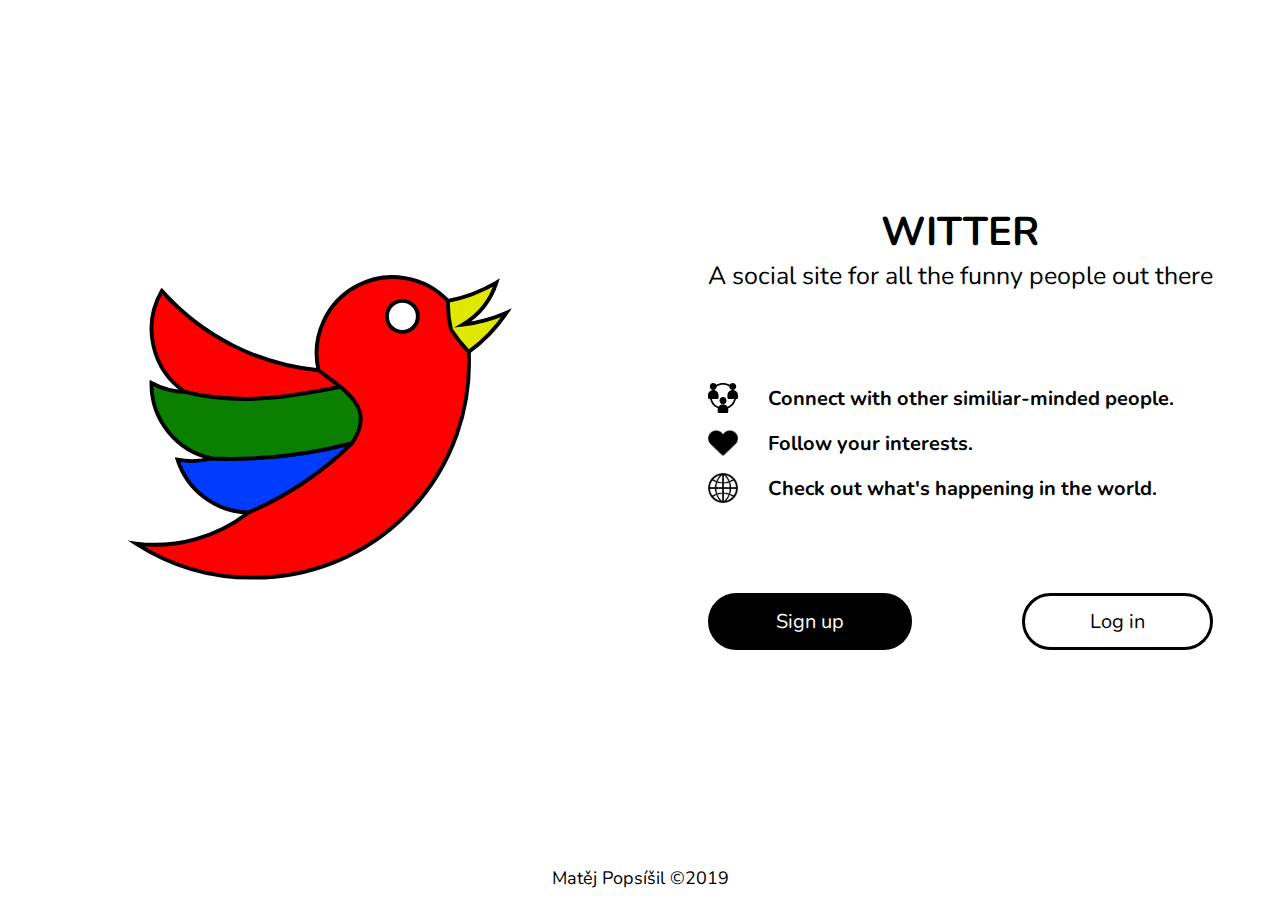
<file: SemesterProjekt/index.html>
<!DOCTYPE html>
<html>
<head>
<meta name="viewport" content="width=device-width, initial-scale=1">
<link rel="stylesheet" href="https://cdnjs.cloudflare.com/ajax/libs/font-awesome/4.7.0/css/font-awesome.min.css">
<link rel="stylesheet" type="text/css" href="css.css">
<link href="https://fonts.googleapis.com/css?family=Roboto&display=swap" rel="stylesheet"> 
<link href="https://fonts.googleapis.com/css?family=Nunito:400,700&display=swap" rel="stylesheet"> 

    </head>
<body>

<div class="main">
  <div class="pulkastranky tablet-hide mobil-hide" >
      <div class="flex-container">
<img src='img/witter2.svg' alt='logo' style="width: 60%;">
  </div>
</div>
  <div class="pulkastranky">
<div class="flex-container">
  <div class='text-align-center velkypismo'>
      <div class="flex-container tablet-hide mobil-show">
          <img class="logotablet" src='img/witter2.svg' alt='logo' style="width: 60%;">
            </div>
      <h1 class='hlavninadpis'>WITTER</h1>
  <p class='paragrafnadpisu'>A social site for all the funny people out there</p>
  <div class="flex-container tablet-show">
      <img class="logotablet" src='img/witter2.svg' alt='logo' style="width: 60%;">
        </div>
  <div class='features mobil-hide'>
    <div class="lefttext"><img src='img/connect.svg' alt='connect' style="max-width: 30px;"><p>Connect with other similiar-minded people.</p></div>
    <div class="lefttext"><img src='img/srdicko.png' alt='interests' style="max-width: 30px;"><p>Follow your interests.</p></div>
    <div class="lefttext"><img src='img/world2.png' alt='interests' style="max-width: 30px;"><p>Check out what's happening in the world.</p></div>
      
      
      
  </div>
  <div class="buttons">
      <form action="prihlaseni.html">
    <button  class='button-main-inverse'>Sign up</button>
    </form>
    <form action="registrace.html">
    <button href='login.html' class='button-main'>Log in</button>
  </form>
  </div>
  <div class='features mobil-show' id='mobilikony'>
      <div class="textcenter"><img src='img/connect.svg' alt='connect' style="max-width: 30px;"></div>
      <div class="textcenter"><img src='img/srdicko.png' alt='interests' style="max-width: 30px;"></div>
      <div class="textcenter"><img src='img/world2.png' alt='interests' style="max-width: 30px;"></div>

    </div>
  </div>

</div>
  </div>
  <footer>
    
      <div>
          <p>Matěj Popsíšil ©2019</p>
      </div>
    
  </footer>
</div>


<script src="https://ajax.googleapis.com/ajax/libs/jquery/3.4.1/jquery.min.js"></script>
<script src='script.js'></script>

</body>
</file>
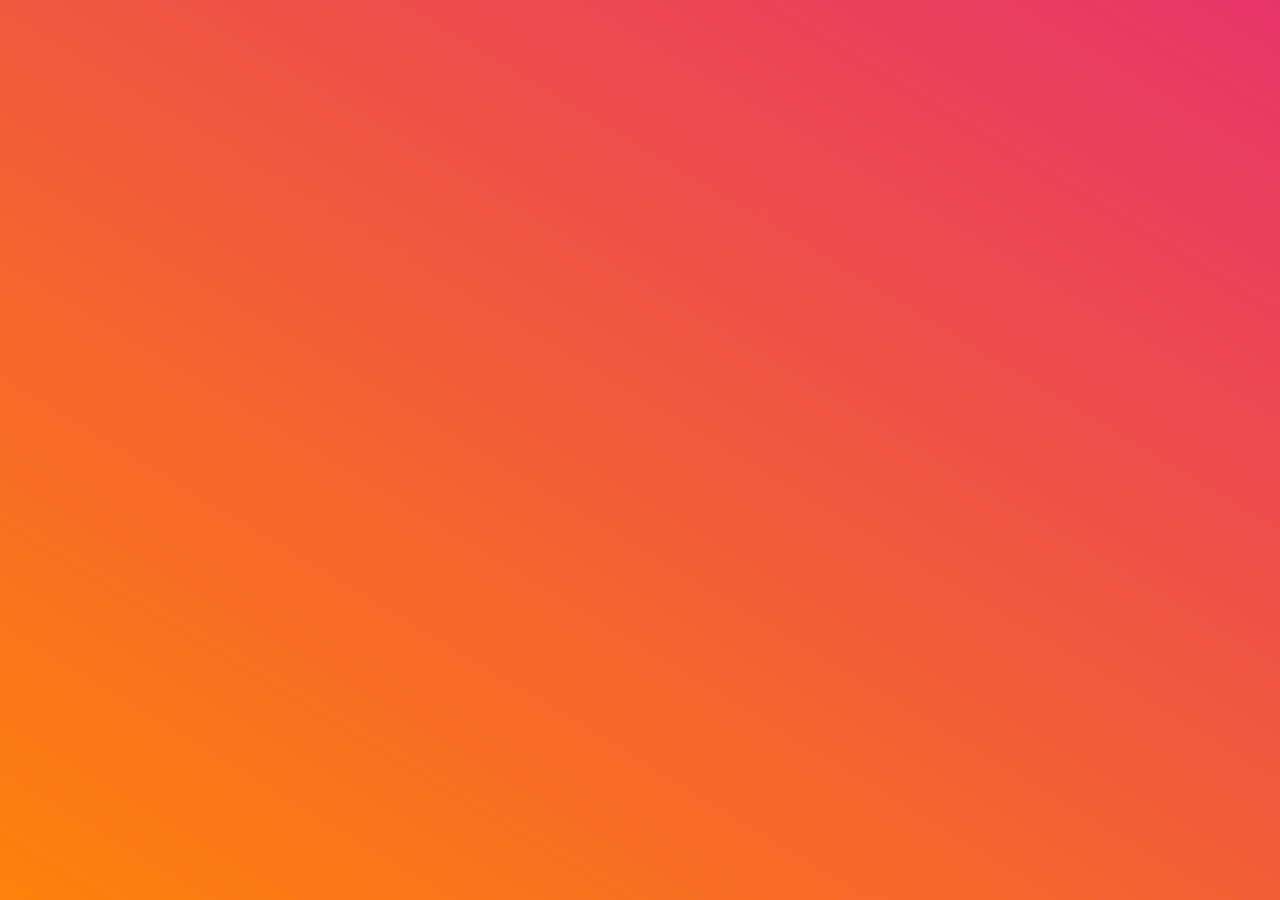
<file: CVweb/CV.html>
<html lang="en">
<head>
  <meta charset="utf-8">
  <link href="https://fonts.googleapis.com/css?family=Montserrat:400,700&display=swap" rel="stylesheet"> 
  <title>Vítejte</title>
  <meta name="description" content="The HTML5 Herald">
  <meta name="author" content="SitePoint">

  <link rel="stylesheet" href="css.css">

</head>

<body>

<div class='logo'>
        <svg id="logo" class='logonormalni' viewBox="0 0 489 78" fill="none" xmlns="http://www.w3.org/2000/svg">
            <g filter="url(#filter0_d)">
            <path d="M57.344 4.096V54.496H52.232V14.176L32.432 48.088H29.912L10.112 14.392V54.496H5V4.096H9.392L31.28 41.464L52.952 4.096H57.344Z" stroke="white"/>
            <path d="M85.9336 16.336C90.8776 16.336 94.6696 17.584 97.3096 20.08C99.9496 22.528 101.27 26.176 101.27 31.024V54.496H96.3736V48.592C95.2216 50.56 93.5176 52.096 91.2616 53.2C89.0536 54.304 86.4136 54.856 83.3416 54.856C79.1176 54.856 75.7576 53.848 73.2616 51.832C70.7656 49.816 69.5176 47.152 69.5176 43.84C69.5176 40.624 70.6696 38.032 72.9736 36.064C75.3256 34.096 79.0456 33.112 84.1336 33.112H96.1576V30.808C96.1576 27.544 95.2456 25.072 93.4216 23.392C91.5976 21.664 88.9336 20.8 85.4296 20.8C83.0296 20.8 80.7256 21.208 78.5176 22.024C76.3096 22.792 74.4136 23.872 72.8296 25.264L70.5256 21.448C72.4456 19.816 74.7496 18.568 77.4376 17.704C80.1256 16.792 82.9576 16.336 85.9336 16.336ZM84.1336 50.824C87.0136 50.824 89.4856 50.176 91.5496 48.88C93.6136 47.536 95.1496 45.616 96.1576 43.12V36.928H84.2776C77.7976 36.928 74.5576 39.184 74.5576 43.696C74.5576 45.904 75.3976 47.656 77.0776 48.952C78.7576 50.2 81.1096 50.824 84.1336 50.824Z" stroke="white"/>
            <path d="M135.098 52.192C134.138 53.056 132.938 53.728 131.498 54.208C130.106 54.64 128.642 54.856 127.106 54.856C123.554 54.856 120.818 53.896 118.898 51.976C116.978 50.056 116.018 47.344 116.018 43.84V20.944H109.25V16.624H116.018V8.344H121.13V16.624H132.65V20.944H121.13V43.552C121.13 45.808 121.682 47.536 122.786 48.736C123.938 49.888 125.57 50.464 127.682 50.464C128.738 50.464 129.746 50.296 130.706 49.96C131.714 49.624 132.578 49.144 133.298 48.52L135.098 52.192Z" stroke="white"/>
            <path d="M176.044 37.144H144.364C144.652 41.08 146.164 44.272 148.9 46.72C151.636 49.12 155.092 50.32 159.268 50.32C161.62 50.32 163.78 49.912 165.748 49.096C167.716 48.232 169.42 46.984 170.86 45.352L173.74 48.664C172.06 50.68 169.948 52.216 167.404 53.272C164.908 54.328 162.148 54.856 159.124 54.856C155.236 54.856 151.78 54.04 148.756 52.408C145.78 50.728 143.452 48.424 141.772 45.496C140.092 42.568 139.252 39.256 139.252 35.56C139.252 31.864 140.044 28.552 141.628 25.624C143.26 22.696 145.468 20.416 148.252 18.784C151.084 17.152 154.252 16.336 157.756 16.336C161.26 16.336 164.404 17.152 167.188 18.784C169.972 20.416 172.156 22.696 173.74 25.624C175.324 28.504 176.116 31.816 176.116 35.56L176.044 37.144ZM157.756 20.728C154.108 20.728 151.036 21.904 148.54 24.256C146.092 26.56 144.7 29.584 144.364 33.328H171.22C170.884 29.584 169.468 26.56 166.972 24.256C164.524 21.904 161.452 20.728 157.756 20.728ZM169.636 1.792L160.348 10.72H155.164L145.876 1.792H150.628L157.756 7.696L164.884 1.792H169.636Z" stroke="white"/>
            <path d="M180.906 68.824C179.322 68.824 177.834 68.608 176.442 68.176C175.002 67.792 173.826 67.192 172.914 66.376L174.714 62.488C176.202 63.784 178.17 64.432 180.618 64.432C182.634 64.432 184.17 63.832 185.226 62.632C186.33 61.432 186.882 59.656 186.882 57.304V16.624H191.994V57.304C191.994 60.856 191.034 63.664 189.114 65.728C187.194 67.792 184.458 68.824 180.906 68.824ZM189.474 8.272C188.418 8.272 187.53 7.912 186.81 7.192C186.09 6.472 185.73 5.608 185.73 4.6C185.73 3.64 186.09 2.8 186.81 2.08C187.53 1.36 188.418 1 189.474 1C190.53 1 191.418 1.36 192.138 2.08C192.858 2.752 193.218 3.568 193.218 4.528C193.218 5.584 192.858 6.472 192.138 7.192C191.418 7.912 190.53 8.272 189.474 8.272Z" stroke="white"/>
            
            <path d="M245.067 4.096C251.499 4.096 256.539 5.632 260.187 8.704C263.835 11.776 265.659 16 265.659 21.376C265.659 26.752 263.835 30.976 260.187 34.048C256.539 37.072 251.499 38.584 245.067 38.584H231.531V54.496H226.203V4.096H245.067ZM244.923 33.904C249.915 33.904 253.731 32.824 256.371 30.664C259.011 28.456 260.331 25.36 260.331 21.376C260.331 17.296 259.011 14.176 256.371 12.016C253.731 9.808 249.915 8.704 244.923 8.704H231.531V33.904H244.923Z" stroke="white"/>
            <path d="M291.369 54.856C287.721 54.856 284.433 54.04 281.505 52.408C278.577 50.728 276.273 48.424 274.593 45.496C272.913 42.568 272.073 39.256 272.073 35.56C272.073 31.864 272.913 28.552 274.593 25.624C276.273 22.696 278.577 20.416 281.505 18.784C284.433 17.152 287.721 16.336 291.369 16.336C295.017 16.336 298.305 17.152 301.233 18.784C304.161 20.416 306.441 22.696 308.073 25.624C309.753 28.552 310.593 31.864 310.593 35.56C310.593 39.256 309.753 42.568 308.073 45.496C306.441 48.424 304.161 50.728 301.233 52.408C298.305 54.04 295.017 54.856 291.369 54.856ZM291.369 50.32C294.057 50.32 296.457 49.72 298.569 48.52C300.729 47.272 302.409 45.52 303.609 43.264C304.809 41.008 305.409 38.44 305.409 35.56C305.409 32.68 304.809 30.112 303.609 27.856C302.409 25.6 300.729 23.872 298.569 22.672C296.457 21.424 294.057 20.8 291.369 20.8C288.681 20.8 286.257 21.424 284.097 22.672C281.985 23.872 280.305 25.6 279.057 27.856C277.857 30.112 277.257 32.68 277.257 35.56C277.257 38.44 277.857 41.008 279.057 43.264C280.305 45.52 281.985 47.272 284.097 48.52C286.257 49.72 288.681 50.32 291.369 50.32Z" stroke="white"/>
            <path d="M331.181 54.856C328.109 54.856 325.157 54.424 322.325 53.56C319.541 52.648 317.357 51.52 315.773 50.176L318.077 46.144C319.661 47.392 321.653 48.424 324.053 49.24C326.453 50.008 328.949 50.392 331.541 50.392C334.997 50.392 337.541 49.864 339.173 48.808C340.853 47.704 341.693 46.168 341.693 44.2C341.693 42.808 341.237 41.728 340.325 40.96C339.413 40.144 338.261 39.544 336.869 39.16C335.477 38.728 333.629 38.32 331.325 37.936C328.253 37.36 325.781 36.784 323.909 36.208C322.037 35.584 320.429 34.552 319.085 33.112C317.789 31.672 317.141 29.68 317.141 27.136C317.141 23.968 318.461 21.376 321.101 19.36C323.741 17.344 327.413 16.336 332.117 16.336C334.565 16.336 337.013 16.672 339.461 17.344C341.909 17.968 343.925 18.808 345.509 19.864L343.277 23.968C340.157 21.808 336.437 20.728 332.117 20.728C328.853 20.728 326.381 21.304 324.701 22.456C323.069 23.608 322.253 25.12 322.253 26.992C322.253 28.432 322.709 29.584 323.621 30.448C324.581 31.312 325.757 31.96 327.149 32.392C328.541 32.776 330.461 33.184 332.909 33.616C335.933 34.192 338.357 34.768 340.181 35.344C342.005 35.92 343.565 36.904 344.861 38.296C346.157 39.688 346.805 41.608 346.805 44.056C346.805 47.368 345.413 50.008 342.629 51.976C339.893 53.896 336.077 54.856 331.181 54.856Z" stroke="white"/>
            <path d="M375.768 16.336C379.32 16.336 382.536 17.152 385.416 18.784C388.296 20.368 390.552 22.624 392.184 25.552C393.816 28.48 394.632 31.816 394.632 35.56C394.632 39.352 393.816 42.712 392.184 45.64C390.552 48.568 388.296 50.848 385.416 52.48C382.584 54.064 379.368 54.856 375.768 54.856C372.696 54.856 369.912 54.232 367.416 52.984C364.968 51.688 362.952 49.816 361.368 47.368V68.464H356.256V16.624H361.152V24.112C362.688 21.616 364.704 19.696 367.2 18.352C369.744 17.008 372.6 16.336 375.768 16.336ZM375.408 50.32C378.048 50.32 380.448 49.72 382.608 48.52C384.768 47.272 386.448 45.52 387.648 43.264C388.896 41.008 389.52 38.44 389.52 35.56C389.52 32.68 388.896 30.136 387.648 27.928C386.448 25.672 384.768 23.92 382.608 22.672C380.448 21.424 378.048 20.8 375.408 20.8C372.72 20.8 370.296 21.424 368.136 22.672C366.024 23.92 364.344 25.672 363.096 27.928C361.896 30.136 361.296 32.68 361.296 35.56C361.296 38.44 361.896 41.008 363.096 43.264C364.344 45.52 366.024 47.272 368.136 48.52C370.296 49.72 372.72 50.32 375.408 50.32Z" stroke="white"/>
            <path d="M405.053 16.624H410.165V54.496H405.053V16.624ZM412.829 1.792H419.669L408.005 10.72H402.965L412.829 1.792Z" stroke="white"/>
            <path d="M434.541 54.856C431.469 54.856 428.517 54.424 425.685 53.56C422.901 52.648 420.717 51.52 419.133 50.176L421.437 46.144C423.021 47.392 425.013 48.424 427.413 49.24C429.813 50.008 432.309 50.392 434.901 50.392C438.357 50.392 440.901 49.864 442.533 48.808C444.213 47.704 445.053 46.168 445.053 44.2C445.053 42.808 444.597 41.728 443.685 40.96C442.773 40.144 441.621 39.544 440.229 39.16C438.837 38.728 436.989 38.32 434.685 37.936C431.613 37.36 429.141 36.784 427.269 36.208C425.397 35.584 423.789 34.552 422.445 33.112C421.149 31.672 420.501 29.68 420.501 27.136C420.501 23.968 421.821 21.376 424.461 19.36C427.101 17.344 430.773 16.336 435.477 16.336C437.925 16.336 440.373 16.672 442.821 17.344C445.269 17.968 447.285 18.808 448.869 19.864L446.637 23.968C443.517 21.808 439.797 20.728 435.477 20.728C432.213 20.728 429.741 21.304 428.061 22.456C426.429 23.608 425.613 25.12 425.613 26.992C425.613 28.432 426.069 29.584 426.981 30.448C427.941 31.312 429.117 31.96 430.509 32.392C431.901 32.776 433.821 33.184 436.269 33.616C439.293 34.192 441.717 34.768 443.541 35.344C445.365 35.92 446.925 36.904 448.221 38.296C449.517 39.688 450.165 41.608 450.165 44.056C450.165 47.368 448.773 50.008 445.989 51.976C443.253 53.896 439.437 54.856 434.541 54.856ZM446.637 1.792L437.349 10.72H432.165L422.877 1.792H427.629L434.757 7.696L441.885 1.792H446.637Z" stroke="white"/>
            <path d="M459.615 16.624H464.727V54.496H459.615V16.624ZM462.207 8.344C461.151 8.344 460.263 7.984 459.543 7.264C458.823 6.544 458.463 5.68 458.463 4.672C458.463 3.712 458.823 2.872 459.543 2.152C460.263 1.432 461.151 1.072 462.207 1.072C463.263 1.072 464.151 1.432 464.871 2.152C465.591 2.824 465.951 3.64 465.951 4.6C465.951 5.656 465.591 6.544 464.871 7.264C464.151 7.984 463.263 8.344 462.207 8.344Z" stroke="white"/>
            <path d="M478.951 1.072H484.063V54.496H478.951V1.072Z" stroke="white"/>
            </g>
            <defs>
            <filter id="filter0_d" x="0.5" y="0.5" width="488.063" height="76.824" filterUnits="userSpaceOnUse" color-interpolation-filters="sRGB">
            <feFlood flood-opacity="0" result="BackgroundImageFix"/>
            <feColorMatrix in="SourceAlpha" type="matrix" values="0 0 0 0 0 0 0 0 0 0 0 0 0 0 0 0 0 0 127 0"/>
            <feOffset dy="4"/>
            <feGaussianBlur stdDeviation="2"/>
            <feColorMatrix type="matrix" values="0 0 0 0 0 0 0 0 0 0 0 0 0 0 0 0 0 0 0.25 0"/>
            <feBlend mode="normal" in2="BackgroundImageFix" result="effect1_dropShadow"/>
           <feBlend mode="normal" in="SourceGraphic" in2="effect1_dropShadow" result="shape"/>  
            </filter>
            </defs>
            </svg>
           
            <!-- Generator: Adobe Illustrator 24.0.0, SVG Export Plug-In . SVG Version: 6.00 Build 0)  -->
            <svg version="1.1" id="logo" fill="none" class='logomobil' xmlns="http://www.w3.org/2000/svg" xmlns:xlink="http://www.w3.org/1999/xlink" x="0px" y="0px"
               viewBox="0 0 258.9 159.2" style="enable-background:new 0 0 258.9 159.2; stroke: #ffffff;" xml:space="preserve">

            <g>
              <path class="st0" d="M87.7,3.6V54h-5.1V13.7L62.8,47.6h-2.5L40.4,13.9V54h-5.1V3.6h4.4L61.6,41L83.3,3.6H87.7z"/>
              <path class="st0" d="M116.3,15.8c4.9,0,8.7,1.2,11.4,3.7c2.6,2.4,4,6.1,4,10.9V54h-4.9v-5.9c-1.2,2-2.9,3.5-5.1,4.6
                c-2.2,1.1-4.8,1.7-7.9,1.7c-4.2,0-7.6-1-10.1-3c-2.5-2-3.7-4.7-3.7-8c0-3.2,1.2-5.8,3.5-7.8c2.4-2,6.1-3,11.2-3h12v-2.3
                c0-3.3-0.9-5.7-2.7-7.4c-1.8-1.7-4.5-2.6-8-2.6c-2.4,0-4.7,0.4-6.9,1.2c-2.2,0.8-4.1,1.8-5.7,3.2l-2.3-3.8c1.9-1.6,4.2-2.9,6.9-3.7
                C110.4,16.3,113.3,15.8,116.3,15.8z M114.5,50.3c2.9,0,5.4-0.6,7.4-1.9c2.1-1.3,3.6-3.3,4.6-5.8v-6.2h-11.9c-6.5,0-9.7,2.3-9.7,6.8
                c0,2.2,0.8,4,2.5,5.3C109.1,49.7,111.4,50.3,114.5,50.3z"/>
              <path class="st0" d="M165.4,51.7c-1,0.9-2.2,1.5-3.6,2c-1.4,0.4-2.9,0.6-4.4,0.6c-3.6,0-6.3-1-8.2-2.9c-1.9-1.9-2.9-4.6-2.9-8.1
                V20.4h-6.8v-4.3h6.8V7.8h5.1v8.3H163v4.3h-11.5v22.6c0,2.3,0.6,4,1.7,5.2c1.2,1.2,2.8,1.7,4.9,1.7c1.1,0,2.1-0.2,3-0.5
                c1-0.3,1.9-0.8,2.6-1.4L165.4,51.7z"/>
              <path class="st0" d="M206.4,36.6h-31.7c0.3,3.9,1.8,7.1,4.5,9.6c2.7,2.4,6.2,3.6,10.4,3.6c2.4,0,4.5-0.4,6.5-1.2
                c2-0.9,3.7-2.1,5.1-3.7l2.9,3.3c-1.7,2-3.8,3.6-6.3,4.6c-2.5,1.1-5.3,1.6-8.3,1.6c-3.9,0-7.3-0.8-10.4-2.4c-3-1.7-5.3-4-7-6.9
                c-1.7-2.9-2.5-6.2-2.5-9.9s0.8-7,2.4-9.9c1.6-2.9,3.8-5.2,6.6-6.8c2.8-1.6,6-2.4,9.5-2.4s6.6,0.8,9.4,2.4s5,3.9,6.6,6.8
                c1.6,2.9,2.4,6.2,2.4,9.9L206.4,36.6z M188.1,20.2c-3.6,0-6.7,1.2-9.2,3.5c-2.4,2.3-3.8,5.3-4.2,9.1h26.9c-0.3-3.7-1.8-6.8-4.2-9.1
                C194.8,21.4,191.8,20.2,188.1,20.2z M200,1.3l-9.3,8.9h-5.2l-9.3-8.9h4.8l7.1,5.9l7.1-5.9H200z"/>
              <path class="st0" d="M211.2,68.3c-1.6,0-3.1-0.2-4.5-0.6c-1.4-0.4-2.6-1-3.5-1.8L205,62c1.5,1.3,3.5,1.9,5.9,1.9
                c2,0,3.6-0.6,4.6-1.8c1.1-1.2,1.7-3,1.7-5.3V16.1h5.1v40.7c0,3.6-1,6.4-2.9,8.4C217.5,67.3,214.8,68.3,211.2,68.3z M219.8,7.8
                c-1.1,0-1.9-0.4-2.7-1.1s-1.1-1.6-1.1-2.6c0-1,0.4-1.8,1.1-2.5s1.6-1.1,2.7-1.1s1.9,0.4,2.7,1.1c0.7,0.7,1.1,1.5,1.1,2.4
                c0,1.1-0.4,1.9-1.1,2.7S220.9,7.8,219.8,7.8z"/>
              <path class="st0" d="M19.4,94.3c6.4,0,11.5,1.5,15.1,4.6c3.6,3.1,5.5,7.3,5.5,12.7s-1.8,9.6-5.5,12.7c-3.6,3-8.7,4.5-15.1,4.5H5.8
                v15.9H0.5V94.3H19.4z M19.2,124.1c5,0,8.8-1.1,11.4-3.2c2.6-2.2,4-5.3,4-9.3c0-4.1-1.3-7.2-4-9.4c-2.6-2.2-6.5-3.3-11.4-3.3H5.8
                v25.2H19.2z"/>
              <path class="st0" d="M65.7,145c-3.6,0-6.9-0.8-9.9-2.4c-2.9-1.7-5.2-4-6.9-6.9c-1.7-2.9-2.5-6.2-2.5-9.9c0-3.7,0.8-7,2.5-9.9
                c1.7-2.9,4-5.2,6.9-6.8c2.9-1.6,6.2-2.4,9.9-2.4c3.6,0,6.9,0.8,9.9,2.4c2.9,1.6,5.2,3.9,6.8,6.8c1.7,2.9,2.5,6.2,2.5,9.9
                c0,3.7-0.8,7-2.5,9.9c-1.6,2.9-3.9,5.2-6.8,6.9C72.6,144.2,69.3,145,65.7,145z M65.7,140.5c2.7,0,5.1-0.6,7.2-1.8
                c2.2-1.2,3.8-3,5-5.3c1.2-2.3,1.8-4.8,1.8-7.7c0-2.9-0.6-5.4-1.8-7.7c-1.2-2.3-2.9-4-5-5.2c-2.1-1.2-4.5-1.9-7.2-1.9
                c-2.7,0-5.1,0.6-7.3,1.9c-2.1,1.2-3.8,2.9-5,5.2c-1.2,2.3-1.8,4.8-1.8,7.7c0,2.9,0.6,5.4,1.8,7.7c1.2,2.3,2.9,4,5,5.3
                C60.6,139.9,63,140.5,65.7,140.5z"/>
              <path class="st0" d="M105.5,145c-3.1,0-6-0.4-8.9-1.3c-2.8-0.9-5-2-6.6-3.4l2.3-4c1.6,1.2,3.6,2.3,6,3.1c2.4,0.8,4.9,1.2,7.5,1.2
                c3.5,0,6-0.5,7.6-1.6c1.7-1.1,2.5-2.6,2.5-4.6c0-1.4-0.5-2.5-1.4-3.2c-0.9-0.8-2.1-1.4-3.5-1.8c-1.4-0.4-3.2-0.8-5.5-1.2
                c-3.1-0.6-5.5-1.2-7.4-1.7c-1.9-0.6-3.5-1.7-4.8-3.1c-1.3-1.4-1.9-3.4-1.9-6c0-3.2,1.3-5.8,4-7.8c2.6-2,6.3-3,11-3
                c2.4,0,4.9,0.3,7.3,1c2.4,0.6,4.5,1.5,6,2.5l-2.2,4.1c-3.1-2.2-6.8-3.2-11.2-3.2c-3.3,0-5.7,0.6-7.4,1.7c-1.6,1.2-2.4,2.7-2.4,4.5
                c0,1.4,0.5,2.6,1.4,3.5c1,0.9,2.1,1.5,3.5,1.9c1.4,0.4,3.3,0.8,5.8,1.2c3,0.6,5.4,1.2,7.3,1.7s3.4,1.6,4.7,3
                c1.3,1.4,1.9,3.3,1.9,5.8c0,3.3-1.4,6-4.2,7.9C114.2,144.1,110.4,145,105.5,145z"/>
              <path class="st0" d="M150.1,106.5c3.6,0,6.8,0.8,9.6,2.4c2.9,1.6,5.1,3.8,6.8,6.8c1.6,2.9,2.4,6.3,2.4,10c0,3.8-0.8,7.2-2.4,10.1
                c-1.6,2.9-3.9,5.2-6.8,6.8c-2.8,1.6-6,2.4-9.6,2.4c-3.1,0-5.9-0.6-8.4-1.9c-2.4-1.3-4.5-3.2-6-5.6v21.1h-5.1v-51.8h4.9v7.5
                c1.5-2.5,3.6-4.4,6-5.8C144,107.2,146.9,106.5,150.1,106.5z M149.7,140.5c2.6,0,5-0.6,7.2-1.8c2.2-1.2,3.8-3,5-5.3
                c1.2-2.3,1.9-4.8,1.9-7.7c0-2.9-0.6-5.4-1.9-7.6c-1.2-2.3-2.9-4-5-5.3c-2.2-1.2-4.6-1.9-7.2-1.9c-2.7,0-5.1,0.6-7.3,1.9
                c-2.1,1.2-3.8,3-5,5.3c-1.2,2.2-1.8,4.8-1.8,7.6c0,2.9,0.6,5.4,1.8,7.7c1.2,2.3,2.9,4,5,5.3C144.6,139.9,147,140.5,149.7,140.5z"/>
              <path class="st0" d="M179.4,106.8h5.1v37.9h-5.1V106.8z M187.1,92h6.8l-11.7,8.9h-5L187.1,92z"/>
              <path class="st0" d="M208.8,145c-3.1,0-6-0.4-8.9-1.3c-2.8-0.9-5-2-6.6-3.4l2.3-4c1.6,1.2,3.6,2.3,6,3.1c2.4,0.8,4.9,1.2,7.5,1.2
                c3.5,0,6-0.5,7.6-1.6c1.7-1.1,2.5-2.6,2.5-4.6c0-1.4-0.5-2.5-1.4-3.2c-0.9-0.8-2.1-1.4-3.5-1.8c-1.4-0.4-3.2-0.8-5.5-1.2
                c-3.1-0.6-5.5-1.2-7.4-1.7c-1.9-0.6-3.5-1.7-4.8-3.1c-1.3-1.4-1.9-3.4-1.9-6c0-3.2,1.3-5.8,4-7.8c2.6-2,6.3-3,11-3
                c2.4,0,4.9,0.3,7.3,1c2.4,0.6,4.5,1.5,6,2.5l-2.2,4.1c-3.1-2.2-6.8-3.2-11.2-3.2c-3.3,0-5.7,0.6-7.4,1.7c-1.6,1.2-2.4,2.7-2.4,4.5
                c0,1.4,0.5,2.6,1.4,3.5c1,0.9,2.1,1.5,3.5,1.9c1.4,0.4,3.3,0.8,5.8,1.2c3,0.6,5.4,1.2,7.3,1.7c1.8,0.6,3.4,1.6,4.7,3
                c1.3,1.4,1.9,3.3,1.9,5.8c0,3.3-1.4,6-4.2,7.9C217.5,144.1,213.7,145,208.8,145z M220.9,92l-9.3,8.9h-5.2l-9.3-8.9h4.8l7.1,5.9
                l7.1-5.9H220.9z"/>
              <path class="st0" d="M233.9,106.8h5.1v37.9h-5.1V106.8z M236.5,98.5c-1.1,0-1.9-0.4-2.7-1.1s-1.1-1.6-1.1-2.6c0-1,0.4-1.8,1.1-2.5
                s1.6-1.1,2.7-1.1s1.9,0.4,2.7,1.1c0.7,0.7,1.1,1.5,1.1,2.4c0,1.1-0.4,1.9-1.1,2.7S237.6,98.5,236.5,98.5z"/>
              <path class="st0" d="M253.2,91.3h5.1v53.4h-5.1V91.3z"/>
            </g>
            </svg>
            

            <div class="nabidka">
    <a id='prvni' href="https://www.linkedin.com/in/mat%C4%9Bj-posp%C3%AD%C5%A1il-642287182/" target="_blank" class="hvr-underline-from-center" >Kontakt</a>
   <!-- <a id='druhy' class="hvr-underline-from-center" href="">Zpráva</a> --> 
    <a id='druhy' href='Matej-Pospisil-CV.pdf' download="Matej-Pospisil-CV.pdf" class="hvr-underline-from-center" >Životopis</a>
    <a id='treti' href='https://github.com/Mattes382' target="_blank" class="hvr-underline-from-center" >Projekty</a>
                </div>

                
</div>
<script src="https://ajax.googleapis.com/ajax/libs/jquery/3.4.1/jquery.min.js"></script>
    <script src="js.js"></script>
</body>
</html>
</file>
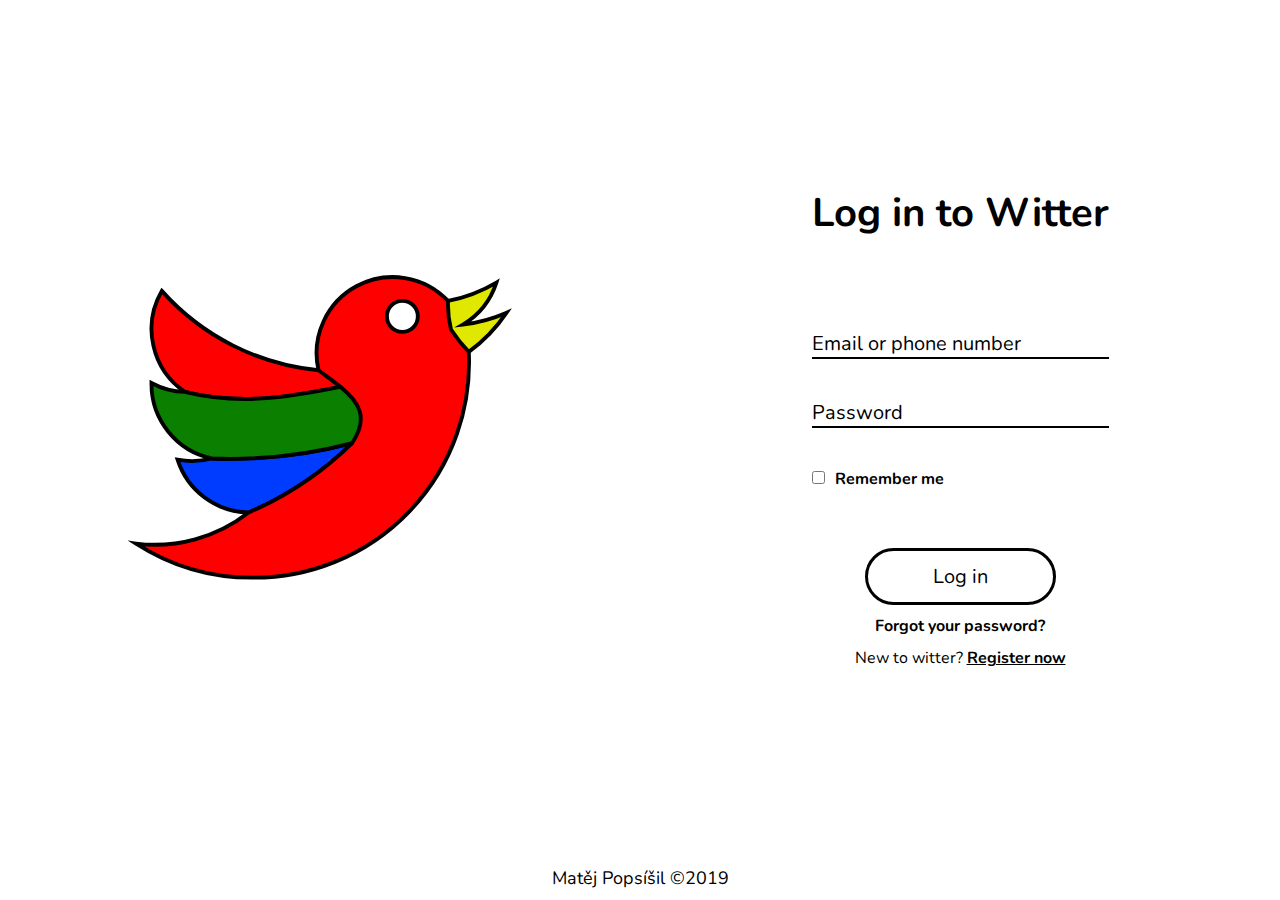
<file: SemesterProjekt/prihlaseni.html>
<!DOCTYPE html>
<html>
<head>
<meta name="viewport" content="width=device-width, initial-scale=1">
<link rel="stylesheet" href="https://cdnjs.cloudflare.com/ajax/libs/font-awesome/4.7.0/css/font-awesome.min.css">
<link rel="stylesheet" type="text/css" href="css.css">
<link href="https://fonts.googleapis.com/css?family=Roboto&display=swap" rel="stylesheet"> 
<link href="https://fonts.googleapis.com/css?family=Nunito:400,700&display=swap" rel="stylesheet"> 

    </head>
<body>

<div class="main">
  <div class="pulkastranky tablet-hide mobil-hide" >
      <div class="flex-container">
<img src='img/witter2.svg' alt='logo' style="width: 60%;">
  </div>
</div>
  <div class="pulkastranky" >
<div class="flex-container">
  <div class='text-align-center velkypismo'>
      <h1 class='hlavninadpis'>Log in to Witter</h1>
      <div class="flex-container tablet-show mobil-show">
          <img class="logotablet" src='img/witter2.svg' alt='logo' style="width: 60%;">
            </div>

  <div class='features'>
    <div class="textcenter"><input type="text" placeholder="Email or phone number"></div>
    <div class="textcenter"><input type="password" placeholder="Password"></div>
    <div class="textleft" style="float: left;"><input type="checkbox" id='potvrzeni' name='potvrzeni'><label for="potvrzeni">Remember me</label></div>
  </div>
  <div class="buttons" style="display: block;">
      <form action="profil.html">
    <button  class='button-main'>Log in</button>
    </form>
  </div>
  <div style="padding-top: 10px;">
    <b>Forgot your password?</b>
  </div>
<div style="padding-top: 10px;">
  <p>New to witter? <a href='registrace.html' style="font-weight: bold; color:black;">Register now</a></p>
</div>

  </div>

</div>
  </div>
  <footer>
    
      <div>
          <p>Matěj Popsíšil ©2019</p>
          
      </div>
    
  </footer>
</div>


<script src="https://ajax.googleapis.com/ajax/libs/jquery/3.4.1/jquery.min.js"></script>
<script src='script.js'></script>

</body>
</file>
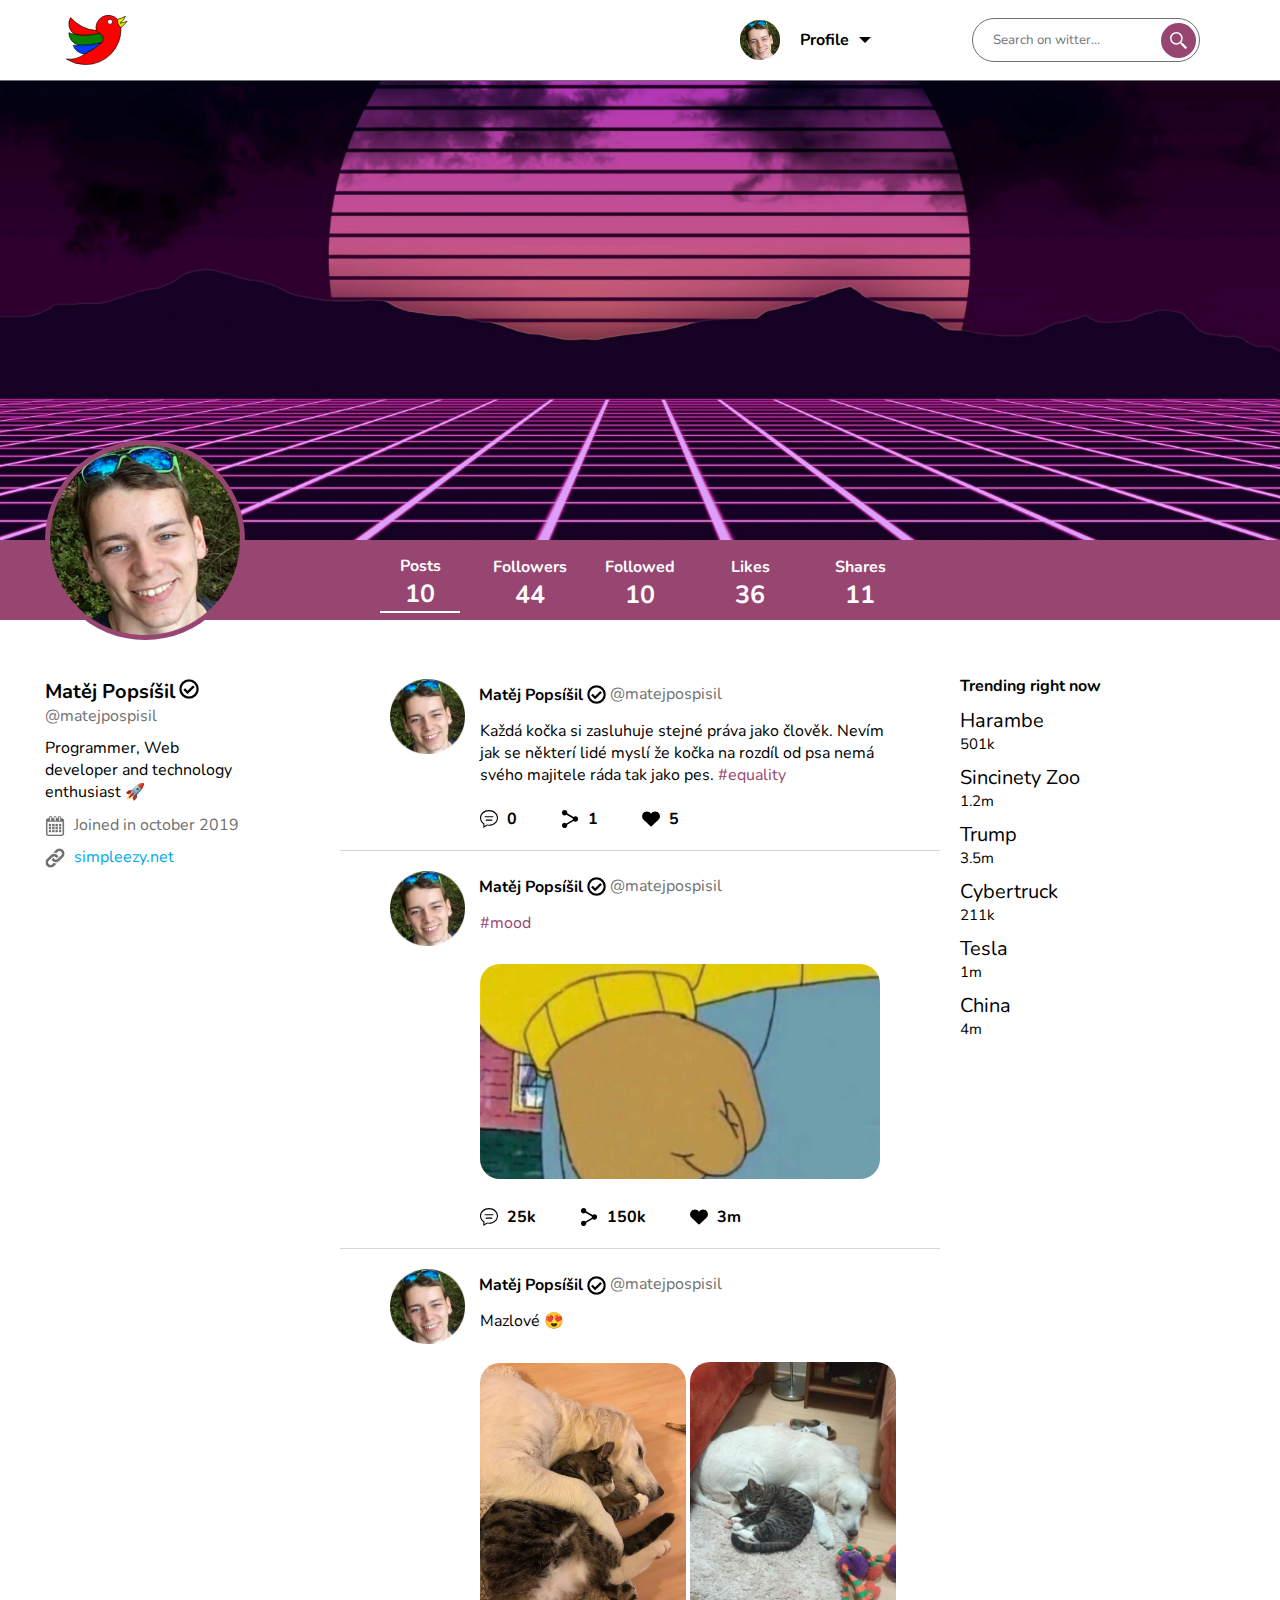
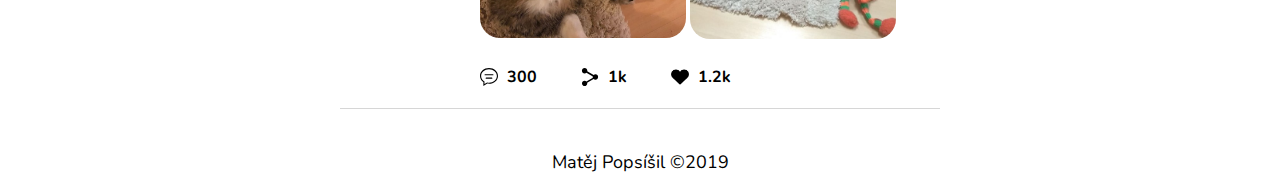
<file: SemesterProjekt/profil.html>
<!DOCTYPE html>
<html>
<head>
<meta name="viewport" content="width=device-width, initial-scale=1">
<link rel="stylesheet" href="https://cdnjs.cloudflare.com/ajax/libs/font-awesome/4.7.0/css/font-awesome.min.css">
<link rel="stylesheet" type="text/css" href="profil.css">
<link href="https://fonts.googleapis.com/css?family=Roboto&display=swap" rel="stylesheet"> 
<link href="https://fonts.googleapis.com/css?family=Nunito:400,700&display=swap" rel="stylesheet"> 
<link href="dist/css/lightbox.css" rel="stylesheet" />
    </head>
<body>

<div class="main">
<nav>
<div class="navcontainer">
    <div class="navlogo">
        <div class="flex-container" style="justify-content: initial;">
                <img src="img/witter2.svg" style="max-height: 50px; margin-left: 20px;" alt="logo">
        </div>
            
    </div>
    <div class="navprofile mobil-hide">
            <div class="flex-container" style="justify-content: initial;">
                    <img src="img/circle-cropped.png" style="max-height: 40px;" alt="logo">
                    <b style="margin-left: 20px;">Profile</b>
                    <img src="img/Polygon 2.svg" style="height: 6px; margin-left: 10px; margin-right: 30px;" alt="sipka">
            </div>
    </div>
    <div class="navsearch">
            <div class="flex-container" style="justify-content: right;">
<input type="text" placeholder="Search on witter..." id="searchbox">
<div class="vyhledavaciikona">
        <div class="flex-container">
    <img src="img/Group 1.svg" style="width: 17px;" alt="lupa">
</div>

</div>
</div>

    </div>
    <div class="navprofile mobil-show">
        <div class="flex-container" style="justify-content: right;">
                <img src="img/circle-cropped.png" style="max-height: 40px;" alt="logo">
        
                <img src="img/Polygon 2.svg" style="height: 6px; margin-left: 10px; margin-right: 30px;" alt="sipka">
        </div>
</div>
</div>
</nav>
<header>
<img src="img/281225_80-s-wallpaper.jpg" alt="tapeta">
</header>
<div class="profilenav mobil-hide">
    <div class="profienavcontainer">
            <div class="profilobrazek">
                <div class="flex-container">
                        <img src="img/circle-cropped.png" style="max-height: 190px;" alt="profilovy obrazek">
                </div> 

            </div>
            <div class="profilstatistiky">
                    <div class="flex-container">
                    <div class="statistika otevrena">
                        <b>Posts</b><br>
                        <b class='hodnotastatistiky'>10</b>
</div>
                    <div class="statistika">
                            <b>Followers</b><br>
                            <b class='hodnotastatistiky'>44</b>
                    </div>
                    <div class="statistika">
                            <b>Followed</b><br>
                            <b class='hodnotastatistiky'>10</b>
                    </div>
                    <div class="statistika">
                            <b>Likes</b><br>
                            <b class='hodnotastatistiky'>36</b>
                    </div>
                    <div class="statistika">
                            <b>Shares</b><br>
                            <b class='hodnotastatistiky'>11</b>
                    </div>
                </div>
            </div>
            <div class="bio">
                <div class="jmenobio">
                        <b>Matěj Popsíšil</b>
                </div>
                <div class="overenobio">
                        <img src="img/Yes_Check_Circle.svg.png" alt="">
                </div>
                <div class="adresawitrubio">
                        <a>@matejpospisil</a>
                </div>
                <div class="popisek">
                        Programmer, Web developer and technology enthusiast 🚀
                </div>
                <div class="datumzalozeni">
                        <img src="img/kalendar.svg" style="max-width: 20px;" alt="kalendar">
                        <a href="#">Joined in october 2019</a>

                </div>
                <div class="linknastranku">
                        <img src="img/link.svg" style="max-width: 20px;" alt="link">
                        <a href="#">simpleezy.net</a>
                </div>
            </div>
    </div>
    
</div>
<div class="profilenav mobil-show">
        <div class="profienavcontainer">
                <div class="profilobrazek">
                    <div class="flex-container">
                            <img src="img/circle-cropped.png" style="max-height: 117px;" alt="profilovy obrazek">
                    </div> 
    
                </div>
                <div class="bio">
                        <div id='biojmeno'>
                                        <div class="jmenobio">
                                                        <b>Matěj Popsíšil</b>
                                                </div>
                                                <div class="overenobio">
                                                        <img src="img/Yes_Check_Circle.svg.png" alt="">
                                                </div>
                                                <div class="adresawitrubio">
                                                        <a>@matejpospisil</a>
                                                </div>
                        </div>
                        <div id='zbytekpopisku'>
                        <div class="popisek">
                                Programmer, Web developer and technology enthusiast 🚀
                        </div>
                        <div class="datumzalozeni">
                                <img src="img/kalendar.svg" style="max-width: 20px;" alt="kalendar">
                                <a href="#">Joined in october 2019</a>
        
                        </div>
                        <div class="linknastranku">
                                <img src="img/link.svg" style="max-width: 20px;" alt="link">
                                <a href="#">simpleezy.net</a>
                        </div>
                </div>
                    </div>
                <div class="profilstatistiky">
                        <div class="flex-container">
                        <div class="statistika otevrena">
                            <b>Posts</b><br>
                            <b class='hodnotastatistiky'>10</b>
                        </div>
                        <div class="statistika">
                                <b>Followers</b><br>
                                <b class='hodnotastatistiky'>44</b>
                        </div>
                        <div class="statistika">
                                <b>Followed</b><br>
                                <b class='hodnotastatistiky'>10</b>
                        </div>
                        <div class="statistika">
                                <b>Likes</b><br>
                                <b class='hodnotastatistiky'>36</b>
                        </div>
                        <div class="statistika">
                                <b>Shares</b><br>
                                <b class='hodnotastatistiky'>11</b>
                        </div>
                    </div>
                </div>
                <div class="bio mobil-hide">
                    <div class="jmenobio">
                            <b>Matěj Popsíšil</b>
                    </div>
                    <div class="overenobio">
                            <img src="img/Yes_Check_Circle.svg.png" alt="">
                    </div>
                    <div class="adresawitrubio">
                            <a>@matejpospisil</a>
                    </div>
                    <div class="popisek">
                            Programmer, Web developer and technology enthusiast 🚀
                    </div>
                    <div class="datumzalozeni">
                            <img src="img/kalendar.svg" style="max-width: 20px;" alt="kalendar">
                            <a href="#">Joined in october 2019</a>
    
                    </div>
                    <div class="linknastranku">
                            <img src="img/link.svg" style="max-width: 20px;" alt="link">
                            <a href="#">simpleezy.net</a>
                    </div>
                </div>
        </div>
        
    </div>
<section>
        
                <div class="flex-container">

                  
                            <aside class="tablet-hide mobil-hide">
                                    <b>Trending right now</b>
                                    <div class="trend">
                                        <p>Harambe</p>
                                        501k
                                    </div>
                                    <div class="trend">
                                            <p>Sincinety Zoo</p>
                                            1.2m
                                        </div>
                                        <div class="trend">
                                                <p>Trump</p>
                                                3.5m
                                            </div>
                                            <div class="trend">
                                                    <p>Cybertruck</p>
                                                    211k
                                                </div>
                                                <div class="trend">
                                                        <p>Tesla</p>
                                                        1m
                                                    </div>
                                                    <div class="trend">
                                                            <p>China</p>
                                                            4m
                                                        </div>
                                    
                                    </aside>
        
                    
            </div>

         

         
    <div class="feed">

        <div class="prispevek"><div class="fotkaprispevku"><img src="img/circle-cropped.png" alt="profilovy obrazek"></div>
                <div class="wituzivatele">
                    <div class="jmeno">
                            <b>Matěj Popsíšil</b>
                    </div>
                    <div class="overeno">
                            <img src="img/Yes_Check_Circle.svg.png" alt="">
                    </div>
                    <div class="adresawitru">
                            <a>@matejpospisil</a>
                    </div>
                </div>
                <div class="textprispevku">
                    <a>Každá kočka si zasluhuje stejné práva jako člověk. Nevím jak se některí lidé myslí že kočka na rozdíl od psa nemá svého majitele ráda tak jako pes. <hashtag>#equality</hashtag></a>
                    <div class="statistikyprispevku">
                            <div class="statistikaprispevku">
                                <img src="img/54761.svg" alt="komentare">
                                    <b>0</b>
                            </div>
                            <div class="statistikaprispevku">
                                    <img src="img/share.svg" alt="sdileni">
                                    <b>1</b>
                            </div>
                            <div class="statistikaprispevku">
                                    <img src="img/srdicko.png" alt="libi se">
                                <b>5</b>
                            </div>
                        </div>
                </div>

        </div>
        <div class="prispevek"><div class="fotkaprispevku"><img src="img/circle-cropped.png" alt="profilovy obrazek"></div>
        <div class="wituzivatele">
            <div class="jmeno">
                    <b>Matěj Popsíšil</b>
            </div>
            <div class="overeno">
                    <img src="img/Yes_Check_Circle.svg.png" alt="">
            </div>
            <div class="adresawitru">
                    <a>@matejpospisil</a>
            </div>
        </div>
        <div class="textprispevku">
            <a><hashtag>#mood</hashtag></a>
            <a href="img/mood.png" data-lightbox="#mood" data-title="#mood">
                <img src="img/mood.png" alt="">
        </a>
            
            <div class="statistikyprispevku">
                    <div class="statistikaprispevku">
                        <img src="img/54761.svg" alt="komentare">
                            <b>25k</b>
                    </div>
                    <div class="statistikaprispevku">
                            <img src="img/share.svg" alt="sdileni">
                            <b>150k</b>
                    </div>
                    <div class="statistikaprispevku">
                            <img src="img/srdicko.png" alt="libi se">
                        <b>3m</b>
                    </div>
                </div>
        </div>
</div>

<div class="prispevek"><div class="fotkaprispevku"><img src="img/circle-cropped.png" alt="profilovy obrazek"></div>
<div class="wituzivatele">
    <div class="jmeno">
            <b>Matěj Popsíšil</b>
    </div>
    <div class="overeno">
            <img src="img/Yes_Check_Circle.svg.png" alt="fotkaprispevku">
    </div>
    <div class="adresawitru">
            <a>@matejpospisil</a>
    </div>
</div>
<div class="textprispevku">
    <a>Mazlové 😍</a>
    <div class="multifoto">
<div class="albumthumb">
                <a href="img/fotka1.jpg" data-lightbox="mazlove"><img src="img/fotka1.jpg" alt="fotkaprispevku"></a>
</div>
       
<div class="albumthumb">
        <a href="img/druhaverze.jpg" data-lightbox="mazlove"><img src="img/druhaverze.jpg" alt="fotkaprispevku"></a>
</div>
    </div>

    <div class="statistikyprispevku">
            <div class="statistikaprispevku">
                <img src="img/54761.svg" alt="komentare">
                    <b>300</b>
            </div>
            <div class="statistikaprispevku">
                    <img src="img/share.svg" alt="sdileni">
                    <b>1k</b>
            </div>
            <div class="statistikaprispevku">
                    <img src="img/srdicko.png" alt="libi se">
                <b>1.2k</b>
            </div>
        </div>
</div>
</div>
    
    </div>



</section>
  </div>
  <footer>
    
      <div>
          <p>Matěj Popsíšil ©2019</p>
          
      </div>
    
  </footer>
</div>


<script src="https://ajax.googleapis.com/ajax/libs/jquery/3.4.1/jquery.min.js"></script>
<script src='script.js'></script>
<script src="dist/js/lightbox.js"></script>
</body>
</file>
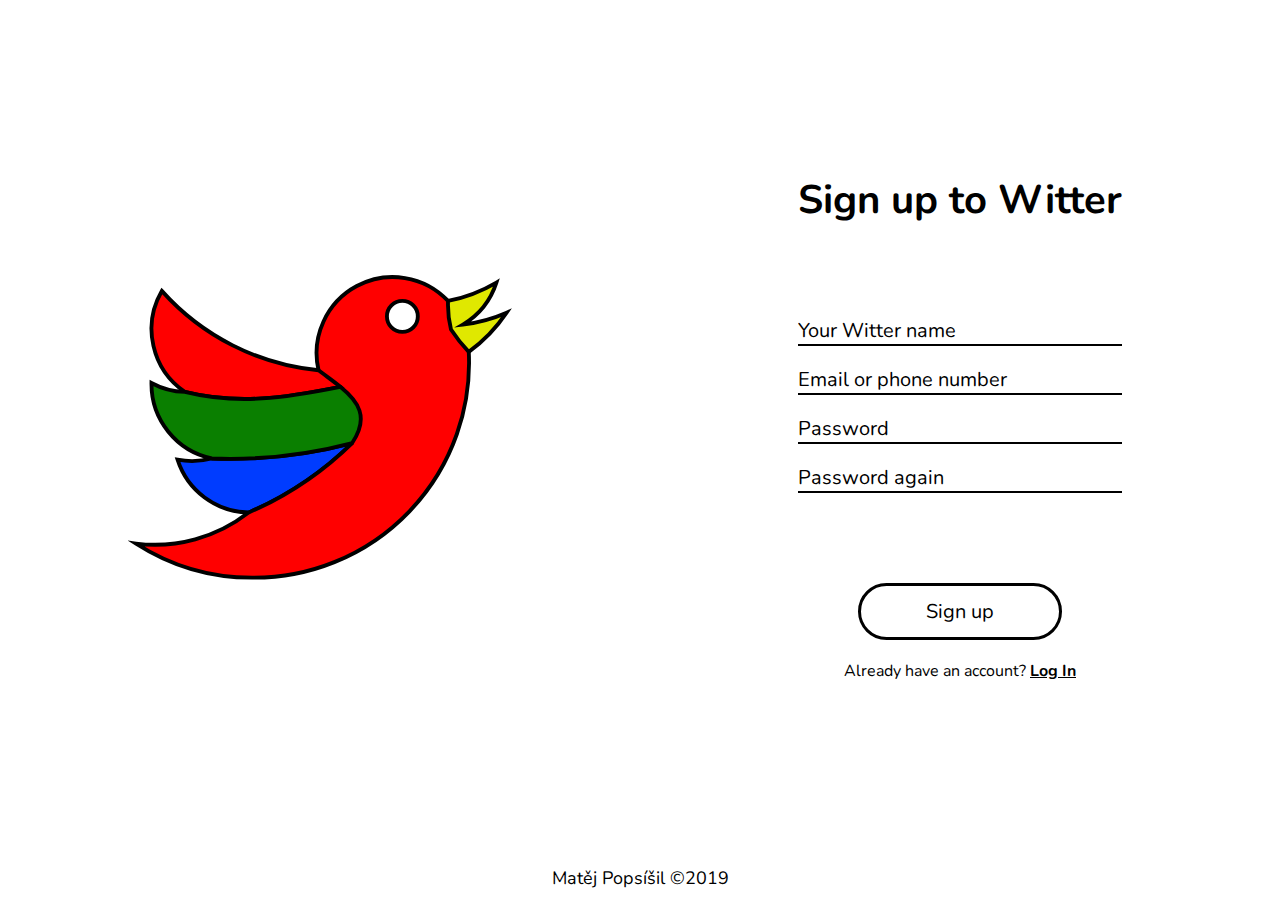
<file: SemesterProjekt/registrace.html>
<!DOCTYPE html>
<html>
<head>
<meta name="viewport" content="width=device-width, initial-scale=1">
<link rel="stylesheet" href="https://cdnjs.cloudflare.com/ajax/libs/font-awesome/4.7.0/css/font-awesome.min.css">
<link rel="stylesheet" type="text/css" href="css.css">
<link href="https://fonts.googleapis.com/css?family=Roboto&display=swap" rel="stylesheet"> 
<link href="https://fonts.googleapis.com/css?family=Nunito:400,700&display=swap" rel="stylesheet"> 

    </head>
<body>

<div class="main">
  <div class="pulkastranky tablet-hide mobil-hide" >
      <div class="flex-container">
<img src='img/witter2.svg' alt='logo' style="width: 60%;">
  </div>
</div>
  <div class="pulkastranky" >
<div class="flex-container">
  <div class='text-align-center velkypismo'>
      <h1 class='hlavninadpis'>Sign up to Witter</h1>
      <div class="flex-container tablet-show mobil-show">
          <img class="logotablet" src='img/witter2.svg' alt='logo' style="width: 60%;">
            </div>

  <div class='features'>
      <div class="textcenterregister"><input type="text" placeholder="Your Witter name"></div>
    <div class="textcenterregister"><input type="text" placeholder="Email or phone number"></div>
    <div class="textcenterregister"><input type="password" placeholder="Password"></div>
    <div class="textcenterregister"><input type="password" placeholder="Password again"></div>
  </div>
  <div class="buttons" style="display: block;">
      <form action="feed.html">
    <button  class='button-main'>Sign up</button>
    </form>
  </div>
<div style="padding-top: 20px;">
  <p>Already have an account? <a href='prihlaseni.html' style="font-weight: bold; color:black;">Log In</a></p>
</div>

  </div>

</div>
  </div>
  <footer>
    
      <div>
          <p>Matěj Popsíšil ©2019</p>
          
      </div>
    
  </footer>
</div>


<script src="https://ajax.googleapis.com/ajax/libs/jquery/3.4.1/jquery.min.js"></script>
<script src='script.js'></script>

</body>
</file>
<file: SemesterProjekt/css.css>
*{
  padding: 0;
  margin: 0;
  font-family: 'Nunito', sans-serif;
}
main{
  width: 100%;
}

.pulkastranky{
  float: left;
  width: 50%;
  height: 95vh;
}

.flex-container {
  height: 100%;
  padding: 0;
  margin: 0;
  display: -webkit-box;
  display: -moz-box;
  display: -ms-flexbox;
  display: -webkit-flex;
  display: flex;
  align-items: center;
  justify-content: center;
}
.text-align-center{
  text-align: center;
}
.features{
margin-top: 10vh;
margin-bottom: 10vh;
font-weight: bold;
}
.features p{
  font-size: 20px;
  text-align: left;
  display: flex;

}
.velkypismo h1{
  font-size: 40px;
}

.button-main{
  
  background-color:white;
	border-radius:42px;
	display:inline-block;
	cursor:pointer;
	color: black;
  text-align: center;
  border: 3px solid black;
	font-size:20px;
	padding:12px 65px;
  text-decoration:none;
  transition: 0.3s ease-in-out;
}
.button-main:hover{
  
  color: white;
  background-color: black;
}
.button-main-inverse{
 
  background-color:black;
	border-radius:42px;
	display:inline-block;
	cursor:pointer;
	color: white;
  text-align: center;
  border: 3px solid black;
	font-size:20px;
	padding:12px 65px;
  text-decoration:none;
  transition: 0.3s ease-in-out;
}
.button-main-inverse:hover{
  color: black;
  background-color: white;
}
.buttons{
  text-align: center;
  display: flex;
  justify-content: space-between;
  
}
footer{
  text-align: center;
  height: 5vh;
  width: 100vw;
  display: flex;
  align-items: center;
  justify-content: center;
}
footer p{
  font-size: 18px;

}
.hlavninadpis{
  font-size: 50px;
}
.paragrafnadpisu{
  font-size: 25px;
}
.features p{
  display: inline-block;

  vertical-align: middle;
}
.features img{
  display: inline-block;
  margin-right: 30px;

vertical-align: middle;
}
.features .lefttext{
  text-align: initial;
  margin-top: 15px;
  margin-bottom: 15px;
}
.features .textcenter{
  margin-top: 10px;
  margin-bottom: 10px;
}
.features .textcenterregister{
  margin-top: 20px;
  
}
input[type='text']{
border: 2px solid black;
border-left: 0px;
border-right: 0px;
border-top: 0px;
width: 100%;
color: black;
font-size: 20px;
}
input[type='password']{
  border: 2px solid black;
  border-left: 0px;
  border-right: 0px;
  border-top: 0px;
  width: 100%;
  color: black;
  font-size: 20px;
  }
  #potvrzeni{
    margin-right: 10px; 
  }
  ::placeholder { 
    color: black;
    opacity: 1; 
  }
  .textcenter input{
    margin-bottom: 30px;
  }

.logotablet{
  max-height: 100px;
  margin-top: 5vh;
}
.tablet-show{
  display: none;
}
.tablet-hide{
  display: block;
}
.mobil-show{
  display: none;
}
.mobil-hide{
  display: block;
}

@media (min-width: 768px) and (max-width: 1024px) {
  
  .tablet-show{
    display: block;
  }
  .tablet-hide{
    display: none;
  }
  .pulkastranky{
    float: none;
    width: 100%;
    height: 95vh;
  }
  .features{
    margin-top: 5vh;
    margin-bottom: 10vh;
    font-weight: bold;
    }
}
@media (min-width: 501px) and (max-width: 767px) {
  
  .tablet-show{
    display: block;
  }
  .tablet-hide{
    display: none;
  }
  .pulkastranky{
    float: none;
    width: 100%;
    height: 95vh;
  }
  .features{
    margin-top: 5vh;
    margin-bottom: 10vh;
    font-weight: bold;
    }
  
}

@media (min-width: 100px) and (max-width: 500px) {
  .mobil-show{
    display: block;
  }
  .mobil-hide{
    display: none;
  }
  .features{
    margin-top: 5vh;
    margin-bottom: 10vh;
    font-weight: bold;
    }

  .pulkastranky{
    float: none;
    width: 100%;
    height: 95vh;
  }
.buttons{
margin-top: 10vh;
  display: block;
  
}
.button-main{
  width: 80vw;
  margin-top: 1vh;
  margin-bottom: 1vh;
}
.button-main-inverse{
  width: 80vw;
  margin-top: 1vh;
  margin-bottom: 1vh;
}
.features .textcenter {

  margin-top: 0px;
  margin-bottom: 0px;

}
#mobilikony{
  display: inline-block;
}
#mobilikony .textcenter {
  display: inline-block;
}
.features img{
  margin-right: 10px;
  margin-left: 10px;
}
}
</file>
<file: CVweb/css.css>
*{
    margin: 0;
    padding: 0;
    box-sizing: border-box;
    font-family: 'Montserrat', sans-serif;
    font-size: 20px;
}
.logo{
   
    width: 100%;
    height: 100vh;
    display: flex;
    flex-direction: column;
    justify-content: center;
    justify-items: center;
    align-content: center;
    align-items: center;
    background-size: 120% 120% !important;
    background: linear-gradient(211deg, #e52e71, #ff8a00);
   z-index: 100;
   position: relative;
    -webkit-animation: AnimationName 25s ease infinite;
    -moz-animation: AnimationName 25s ease infinite;
    animation: AnimationName 25s ease infinite;
    

}
.logo:before {
  border-radius: inherit;
  background: linear-gradient(211deg,#ff8a00,#e52e71);
  background-size: 120% 120% !important;
  content: '';    
  display: block;
  height: 100%;
  position: absolute;
  top: 0; left: 0;
  opacity: 0;
  width: 100%;
  z-index: -100;
  -webkit-animation: AnimationName 25s ease infinite, zvetsit 1s ease 6s forwards;
  -moz-animation: AnimationName 25s ease infinite, zvetsit 1s ease 6s forwards;
  animation: AnimationName 25s ease infinite, zvetsit 1s ease 6s forwards;
  
}

li {
    margin-bottom: 10px;
}



  #prvni{
    
    opacity: 0;
    -webkit-animation: zoomInDown 0.8s ease 6.7s forwards;
    -moz-animation: zoomInDown 0.8s ease 6.7s forwards;
      -o-animation: zoomInDown 0.8s ease 6.7s forwards;
    animation: zoomInDown 0.8s ease 6.7s forwards;
  }
  #druhy{
    
    opacity: 0;
    -webkit-animation: zoomInDown 0.8s ease 7s forwards;
    -moz-animation: zoomInDown 0.8s ease 7s forwards;
      -o-animation: zoomInDown 0.8s ease 7s forwards;
    animation: zoomInDown 0.8s ease 7s forwards;
  }
  /* origo maj byt 4*/
  #treti{
    
    opacity: 0;
    -webkit-animation: zoomInDown 0.8s ease 7.3s forwards;
    -moz-animation: zoomInDown 0.8s ease 7.3s forwards;
      -o-animation: zoomInDown 0.8s ease 7.3s forwards;
    animation: zoomInDown 0.8s ease 7.3s forwards;
   
  }
  #ctvrty{
    opacity: 0;
    -webkit-animation: zoomInDown 0.8s ease 7.6s forwards;
    -moz-animation: zoomInDown 0.8s ease 7.6s forwards;
      -o-animation: zoomInDown 0.8s ease 7.6s forwards;
    animation: zoomInDown 0.8s ease 7.6s forwards;
  }


.nabidka{
width: 50vw;
height: 100px;

justify-content: space-around;
margin-top: 5vh;

display: flex;
}



.nabidka a{
    color: white;
    text-decoration: none;
    font-size: 1.6vw;
    height: 2.7vw;
    
    transition: 0.3s ease;
    margin-top: 5px;
}
.nabidka a:hover{
transition: 2s ease;

}
#logo{
    animation: fill 1s ease forwards 6s;
    width: 50vw;
    margin-top: 100px;
}
.logomobil{
  animation: fill 1s ease forwards 6s;
 
  display: none;
}

#logo path:nth-child(1){
stroke-dasharray: 367.6080627441406;
stroke-dashoffset: 367.6080627441406;
animation: line-anim 2s ease forwards 0.6s;
}
#logo path:nth-child(2){
stroke-dasharray: 240.1605682373047;
stroke-dashoffset: 240.1605682373047;
animation: line-anim 2s ease forwards 0.9s;
}
#logo path:nth-child(3){
stroke-dasharray: 159.86270141601562;
stroke-dashoffset: 159.86270141601562;
animation: line-anim 2s ease forwards 1.2s;
}
#logo path:nth-child(4){
stroke-dasharray: 306.4925537109375;
stroke-dashoffset: 306.4925537109375;
animation: line-anim 2s ease forwards 1.5s;
}
#logo path:nth-child(5){
stroke-dasharray: 157.85003662109375;
stroke-dashoffset: 157.85003662109375;
animation: line-anim 2s ease forwards 1.8s;
}
#logo path:nth-child(6){
stroke-dasharray: 262.10931396484375;
stroke-dashoffset: 262.10931396484375;
animation: line-anim 2s ease forwards 2.1s;
}
#logo path:nth-child(7){
stroke-dasharray: 213.5649871826172;
stroke-dashoffset: 213.5649871826172;
animation: line-anim 2s ease forwards 2.4s;
}
#logo path:nth-child(8){
stroke-dasharray: 200.60406494140625;
stroke-dashoffset: 200.60406494140625;
animation: line-anim 2s ease forwards 2.7s;
}
#logo path:nth-child(9){
stroke-dasharray: 276.8117370605469;
stroke-dashoffset: 276.8117370605469;
animation: line-anim 2s ease forwards 3s;
}
#logo path:nth-child(10){
stroke-dasharray: 125.84114074707031;
stroke-dashoffset: 125.84114074707031;
animation: line-anim 2s ease forwards 3.3s;
}
#logo path:nth-child(11){
stroke-dasharray: 259.5696105957031;
stroke-dashoffset: 259.5696105957031;
animation: line-anim 2s ease forwards 3.6s;
}
#logo path:nth-child(12){
stroke-dasharray: 109.2036361694336;
stroke-dashoffset: 109.2036361694336;
animation: line-anim 2s ease forwards 3.9s;
}
#logo path:nth-child(13){
stroke-dasharray: 117.0719985961914;
stroke-dashoffset: 117.0719985961914;
animation: line-anim 2s ease forwards 4.2s;
}


@keyframes line-anim{
    to{
        stroke-dashoffset: 0;
    }
    
}
@keyframes mobillogo{
  from{
    margin-top: 0vh;
  }
  to{
    margin-top: -10vh;
  }
  
}

@keyframes zvetsit{
    0%{
      opacity: 0;
      
        
    }
    100%{
      opacity: 1;
      
    }
    
}
@keyframes zmensit{
  0%{
    opacity: 1;
    
      
  }
  100%{
    opacity: 0;
    
  }
  
}
@keyframes fill{
    from{
        fill: transparent;
    }
to{
    fill: white;
}
}

@-webkit-keyframes AnimationName {
    0%{background-position:91% 0%}
    50%{background-position:10% 100%}
    100%{background-position:91% 0%}
}
@-moz-keyframes AnimationName {
    0%{background-position:91% 0%}
    50%{background-position:10% 100%}
    100%{background-position:91% 0%}
}
@keyframes AnimationName {
    0%{background-position:91% 0%}
    50%{background-position:10% 100%}
    100%{background-position:91% 0%}
}

@-webkit-keyframes zoomInDown {
    from {
      opacity: 0;
      -webkit-transform: scale3d(0.1, 0.1, 0.1) translate3d(0, -800px, 0);
      transform: scale3d(0.1, 0.1, 0.1) translate3d(0, -800px, 0);
      -webkit-animation-timing-function: cubic-bezier(0.55, 0.055, 0.675, 0.19);
      animation-timing-function: cubic-bezier(0.55, 0.055, 0.675, 0.19);
    }
  
    60% {
      opacity: 1;
      -webkit-transform: scale3d(0.475, 0.475, 0.475) translate3d(0, 60px, 0);
      transform: scale3d(0.475, 0.475, 0.475) translate3d(0, 60px, 0);
      -webkit-animation-timing-function: cubic-bezier(0.175, 0.885, 0.32, 1);
      animation-timing-function: cubic-bezier(0.175, 0.885, 0.32, 1);
    }
    to{
        opacity: 1;
    }
  }
  
  @keyframes zoomInDown {
    from {
      opacity: 0;
      -webkit-transform: scale3d(0.1, 0.1, 0.1) translate3d(0, -800px, 0);
      transform: scale3d(0.1, 0.1, 0.1) translate3d(0, -800px, 0);
      -webkit-animation-timing-function: cubic-bezier(0.55, 0.055, 0.675, 0.19);
      animation-timing-function: cubic-bezier(0.55, 0.055, 0.675, 0.19);
    }
  
    60% {
      opacity: 1;
      -webkit-transform: scale3d(0.475, 0.475, 0.475) translate3d(0, 60px, 0);
      transform: scale3d(0.475, 0.475, 0.475) translate3d(0, 60px, 0);
      -webkit-animation-timing-function: cubic-bezier(0.175, 0.885, 0.32, 1);
      animation-timing-function: cubic-bezier(0.175, 0.885, 0.32, 1);
    }    
    to{
        opacity: 1;
    }
  }
  
  .zoomInDown {
    -webkit-animation-name: zoomInDown;
    animation-name: zoomInDown;
  }
  


  /* Underline From Center */
.hvr-underline-from-center {
  display: inline-block;
  vertical-align: middle;
  -webkit-transform: perspective(1px) translateZ(0);
  transform: perspective(1px) translateZ(0);
  box-shadow: 0 0 1px rgba(0, 0, 0, 0);
  position: relative;
  overflow: hidden;
}
.hvr-underline-from-center:before {
  content: "";
  position: absolute;
  z-index: -1;
  left: 51%;
  right: 51%;
  bottom: 0;
  background: white;
  height: 0.05em;
  -webkit-transition-property: left, right;
  transition-property: left, right;
  -webkit-transition-duration: 0.3s;
  transition-duration: 0.3s;
  -webkit-transition-timing-function: ease-out;
  transition-timing-function: ease-out;
}
.hvr-underline-from-center:hover:before, .hvr-underline-from-center:focus:before, .hvr-underline-from-center:active:before {
  left: 0;
  right: 0;
}

@media (min-width: 100px) and (max-width: 1200px) {

      .logonormalni{
        display: none;
      }
      .logomobil{
        display: block;
      }
      .nabidka{
        flex-direction: column;
        height: auto;
        text-align: center;
        width: auto;
        
        }
        .nabidka a{
          font-size: 20px;
          height: 30px;
          margin-bottom: 20px;
          }
      #logo{
        width: 55vw;
        animation: fill 1s ease forwards 6s;
        margin-top: 10vh;
      }

}
</file>
<file: SemesterProjekt/profil.css>
*{
    padding: 0;
    margin: 0;
    font-family: 'Nunito', sans-serif;
  }
footer{
    text-align: center;
    height: 5vh;

    display: flex;
    align-items: center;
    justify-content: center;
  }
  footer p{
    font-size: 18px;
    
  }
  main{
    width: 100%;
    
  }
  nav{
      position: fixed;
      height: 80px;
      width: 100vw;
      background-color: white;
      z-index: 999;
      border-bottom: 1px solid #707070;
  }
  .profilenav{
      height: 80px;
      background-color: rgb(151, 69, 113);
  }

  .profienavcontainer{
    max-width: 1190px;
      margin: auto;
  }
  .navcontainer{
    max-width: 1190px;
    margin: auto;
    display: flex;
    height: 100%;
  }
  .navlogo{
    flex: 3;  
    height:100%;
}
.navprofile{
    flex: 1;  
}
.navsearch{
    flex: 1;  
}
.profilstatistiky{
    position: relative;
    top: -185px;
    color: white;

}
.statistika{
    height: 100%;
    text-align: center;
    margin-left: 15px;
    margin-right: 15px;
    width: 80px;
}
.otevrena{
    border-bottom: 2px solid white;
}
.hodnotastatistiky{
    font-size: 25px;
}
  .profilobrazek{
    height: 200px;
    width: 200px;
    background-color: rgb(151, 69, 113);
    border-radius: 50%;
    position: relative;
    top: -100px;
  }
  header{
      height: 60vh;

  }
  header img{
    object-fit: cover;
    width: 100%;
    height: 100%;
  }
  .feed{
    width: 600px;
    background-color:
    white;
    margin: auto;
    position: relative;
    margin-top: -325px;
    margin-bottom: 30px;
  }
  
  .prispevek{
      min-height: 50px;
      width: 100%;
      border-bottom: 1px solid rgb(214, 214, 214);
  }
  .fotkaprispevku{
      height: 100%;
      display: inline-block;
  }
 
  .statistikyprispevku{
    margin-top: 20px;
    margin-bottom: 20px;
  }
  .statistikaprispevku{
    margin-right: 40px;
    display: inline-block;
    vertical-align: middle;
}
.statistikaprispevku img{
    width: 18px;
    border-radius: 0px !important;
    margin-top: 0px !important;
    display: inline-block;
    vertical-align: middle;
    margin-right: 5px;
}
.statistikaprispevku b{
    display: inline-block;
    vertical-align: middle;
}

  .wituzivatele{
  
      display: inline-block;
      margin-left: 10px;
      vertical-align: 55px;
  }
  .wituzivatele img{
      height: 19px;
      vertical-align: sub;
  }
  .wituzivatele a{
      color: #707070;

  }
  .jmeno, .adresawitru, .overeno{
    vertical-align: middle;
    display: inline-block;
  } 
  .adresawitru{
      vertical-align: initial;
  }
  .textprispevku{
position: relative;
left: 140px;
width: 70%;
margin-top: -40px;
    
  }
  .textprispevku img{
      max-width: 400px;
      border-radius: 20px;
      margin-top: 30px;
  }
  .albumthumb{
      width: 49%;
      display: inline-block;
vertical-align: middle;
  }

  .multifoto{
      max-width: 600px;
      margin-top: 30px;
      width: 100%;
  }
  .multifoto a img{
    width: 100%;
    margin-top: 0px !important;
  }

hashtag{
    color: rgb(151, 69, 113);
}
#searchbox{
    border: 1px solid #707070;
    width: 200px;
    height: 30px;
    border-radius: 30px;
    padding: 6px;
    padding-left: 20px;

}
.vyhledavaciikona{
    border-radius: 50%;
    width: 35px;
    height: 35px;
    background-color: rgb(151, 69, 113);
    position: relative;
    left: -39px;
}
  .fotkaprispevku img{
    width: 75px;
    margin-left: 50px;
    margin-top: 20px;
}
.bio{
    position: relative;
    width: 200px;
    
    top: -120px;
}
.overenobio img{
    width: 20px;
}
.jmenobio{
    font-size: 20px;
    display: inline-block;
    vertical-align: middle;
}
.overenobio{
    display: inline-block;
    vertical-align: text-top;
}
.adresawitrubio{
    color: #707070;
}
.popisek{
    margin-top: 10px;
}
.datumzalozeni{
margin-top: 10px;

}
.linknastranku{
    margin-top: 10px;
}
.datumzalozeni a{
    color: #707070;
    text-decoration: none;
    vertical-align: bottom;
    display: inline-block;
    margin-left: 5px;
}
aside{
width: 200px;
position: relative;
left: 420px;
top: 55px;
}
.trend{
    margin-top: 10px;
    font-size: 15px;
}
.trend p{
    
    font-size: 20px;
}
.datumzalozeni img{
    vertical-align: middle;
    display: inline-block;
}
.linknastranku a{
    color: #00AAEA;
    text-decoration: none;
    vertical-align: bottom;
    display: inline-block;
    margin-left: 5px;
}
.linknastranku img{
    vertical-align: middle;
    display: inline-block;
}
  .flex-container {
    height: 100%;
    padding: 0;
    margin: 0;
    display: -webkit-box;
    display: -moz-box;
    display: -ms-flexbox;
    display: -webkit-flex;
    display: flex;
    align-items: center;
    justify-content: center;
  }
  .text-align-center{
    text-align: center;
  }
  .tablet-show{
    display: none;
  }
  .tablet-hide{
    display: block;
  }
  .mobil-show{
    display: none;
  }
  .mobil-hide{
    display: block;
  }
  @media (min-width: 750px) and (max-width: 1024px) {
  
    .tablet-show{
      display: block;
    }
    .tablet-hide{
      display: none;
    }
    .feed{
        margin-top: 200px;
    }
    .bio{
      margin-left: 20px;
      top: -140px;
      width: auto;
      left: 0px;
    }
    .profilobrazek{
        margin-left: 20px;
    }
    .profilstatistiky{
        margin-left: 200px;
    }
}
@media (min-width: 501px) and (max-width: 767px) {
  
  .tablet-show{
    display: block;
  }
  .tablet-hide{
    display: none;
  }
  #searchbox{
    width: 150px;
  }
  .feed{
    margin-top: 200px;
}
.bio{
  margin-left: 20px;
  top: -140px;
  width: auto;
  left: 0px;
}
.profilobrazek{
    margin-left: 20px;
}
.profilstatistiky{
    margin-left: 200px;
}
  
}

@media (min-width: 100px) and (max-width: 500px) {
  .mobil-show{
    display: block;
  }
  .mobil-hide{
    display: none;
  }
  #searchbox{
    display: none;
  }
  .vyhledavaciikona{
    width: 40px;
    height: 40px;
    left: -20px;
  }
  
  .profilenav.mobil-show{
    background-color: white;
  }
  .profilobrazek{
    margin-left: 20px;
    margin-top: 60px;
    height: 125px;
width: 125px;
  }
  #biojmeno{
    position: relative;
   
    left: 160px;
    margin-top: -50px;

  }
  #zbytekpopisku{
    margin-top: 30px;
    margin-left: 30px;
    width: 200px;
    width: 85vw;
  }
  .profilstatistiky{
   background-color: rgb(151, 69, 113); 
   position: relative;
  top: -100px;
  padding-top: 5px;
  }
  .feed{
    width: 100vw;
    margin-top: 500px;
  }
  .prispevek{
    width: 100vw;
  }
  .statistika{
    font-size: 0.6em;
  }
}
</file>
